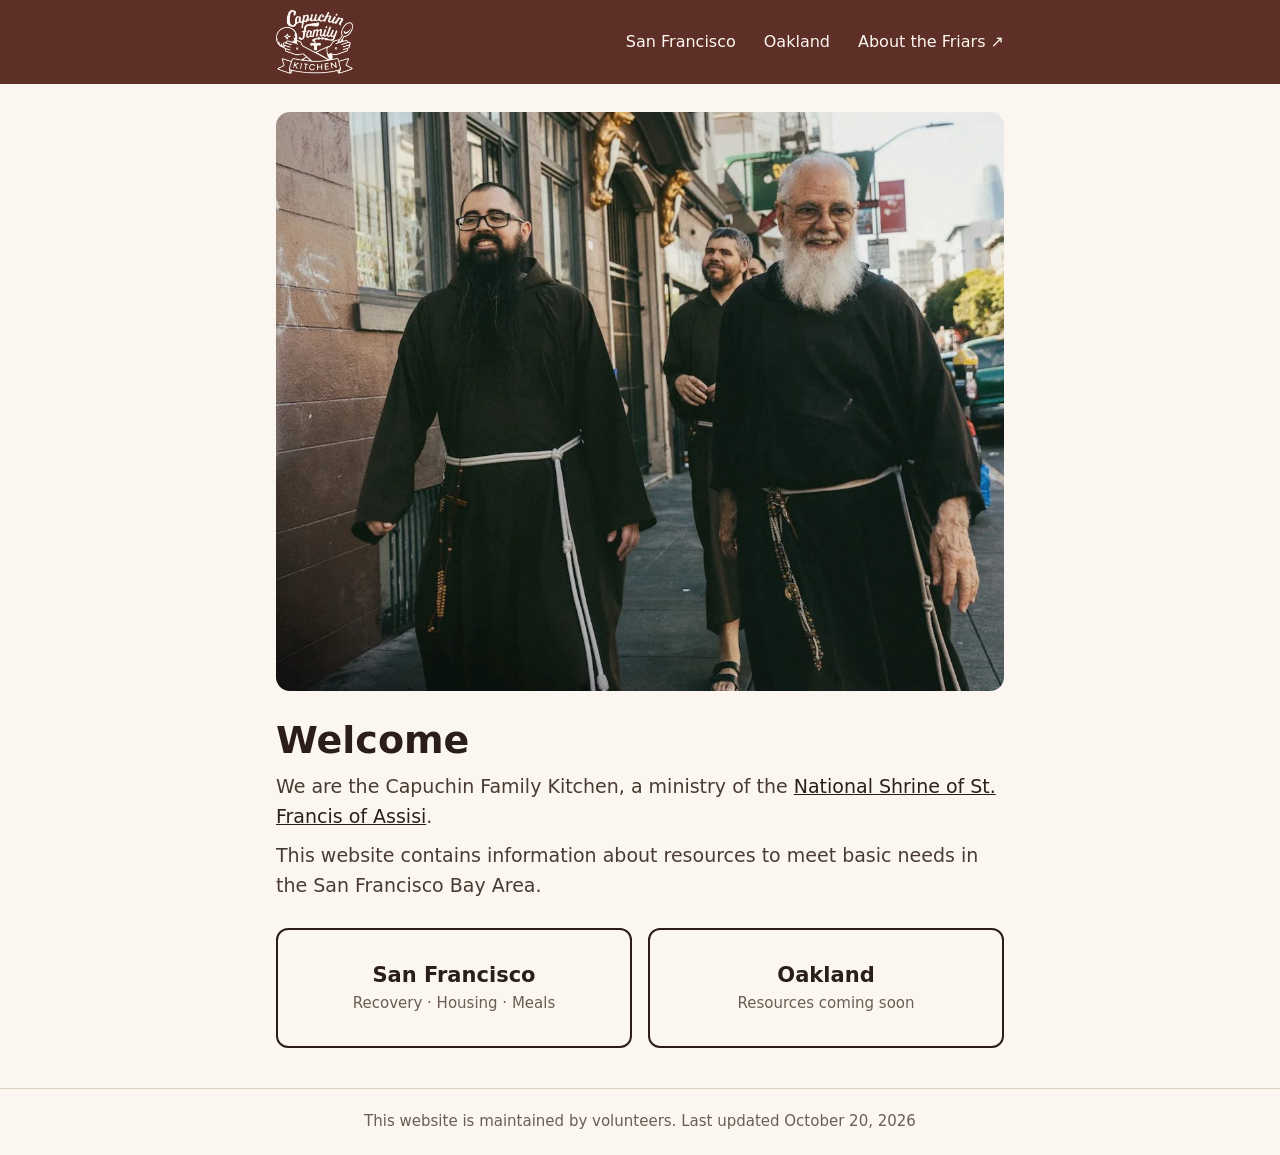
<file: index.html>
<!doctype html>
<html lang="en">
<head>
<meta charset="utf-8">
<title>Capuchin Family Kitchen</title>
<meta http-equiv="refresh" content="0; url=/resources/">
<link rel="canonical" href="/resources/">
<script>location.replace("/resources/");</script>
</head>
<body><p><a href="/resources/">Continue to the Capuchin Family Kitchen</a></p></body>
</html>
</file>
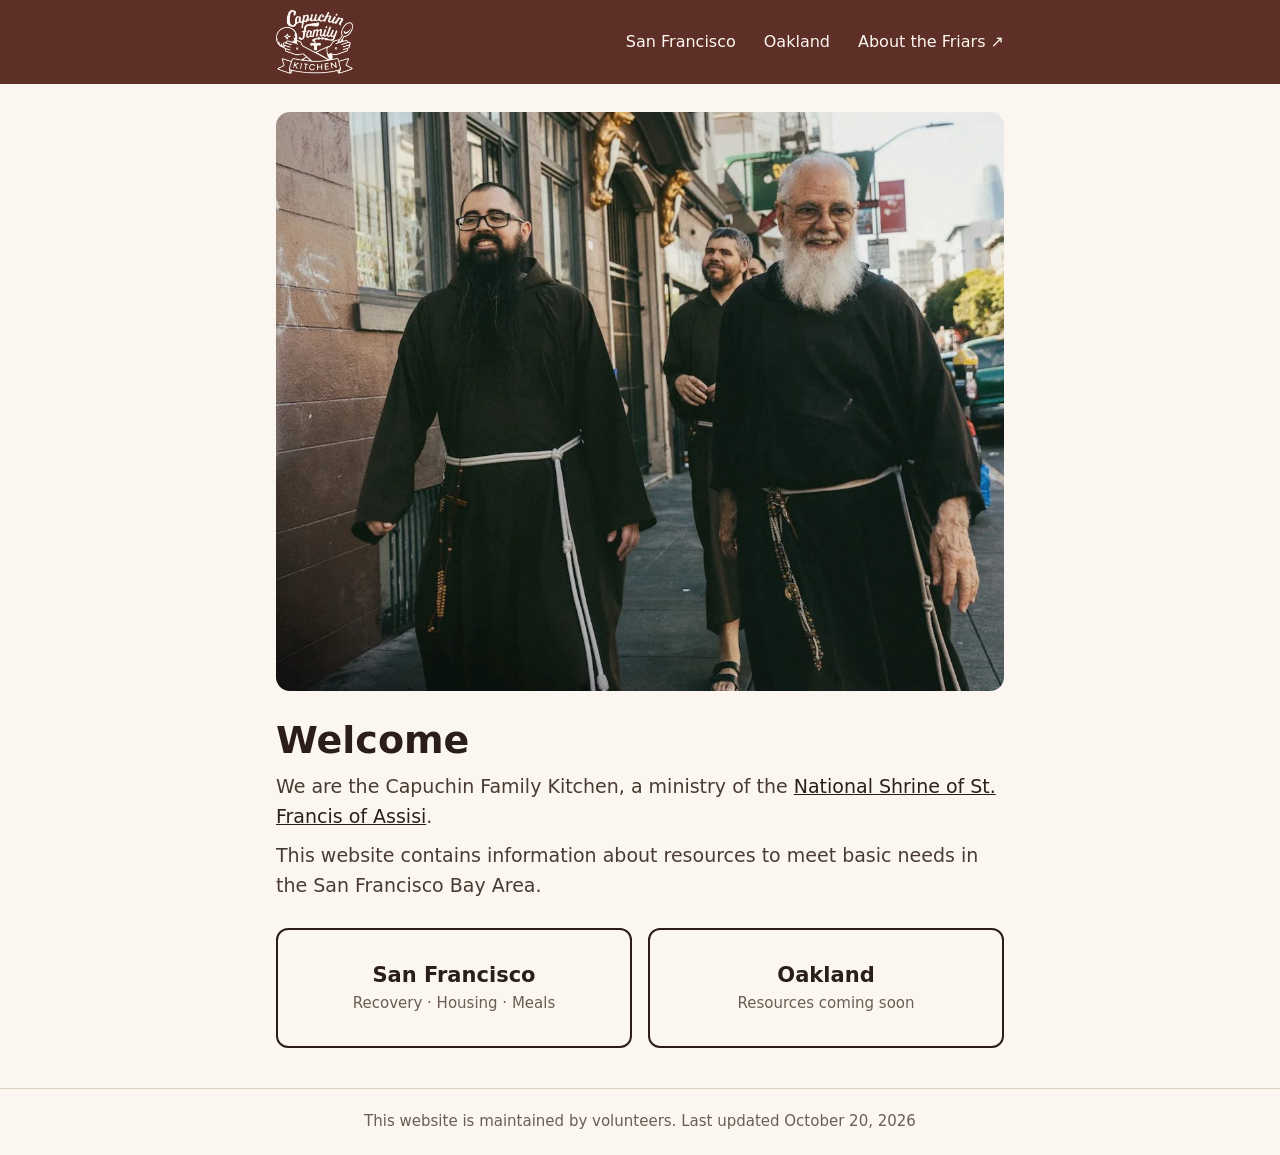
<file: r/index.html>
<!doctype html>
<html lang="en">
<head>
<meta charset="utf-8">
<meta name="robots" content="noindex">
<title>Capuchin Family Kitchen</title>
<meta http-equiv="refresh" content="0; url=../resources/">
<link rel="canonical" href="../resources/">
<script>location.replace("../resources/");</script>
</head>
<body><p><a href="../resources/">Continue to resources</a></p></body>
</html>
</file>
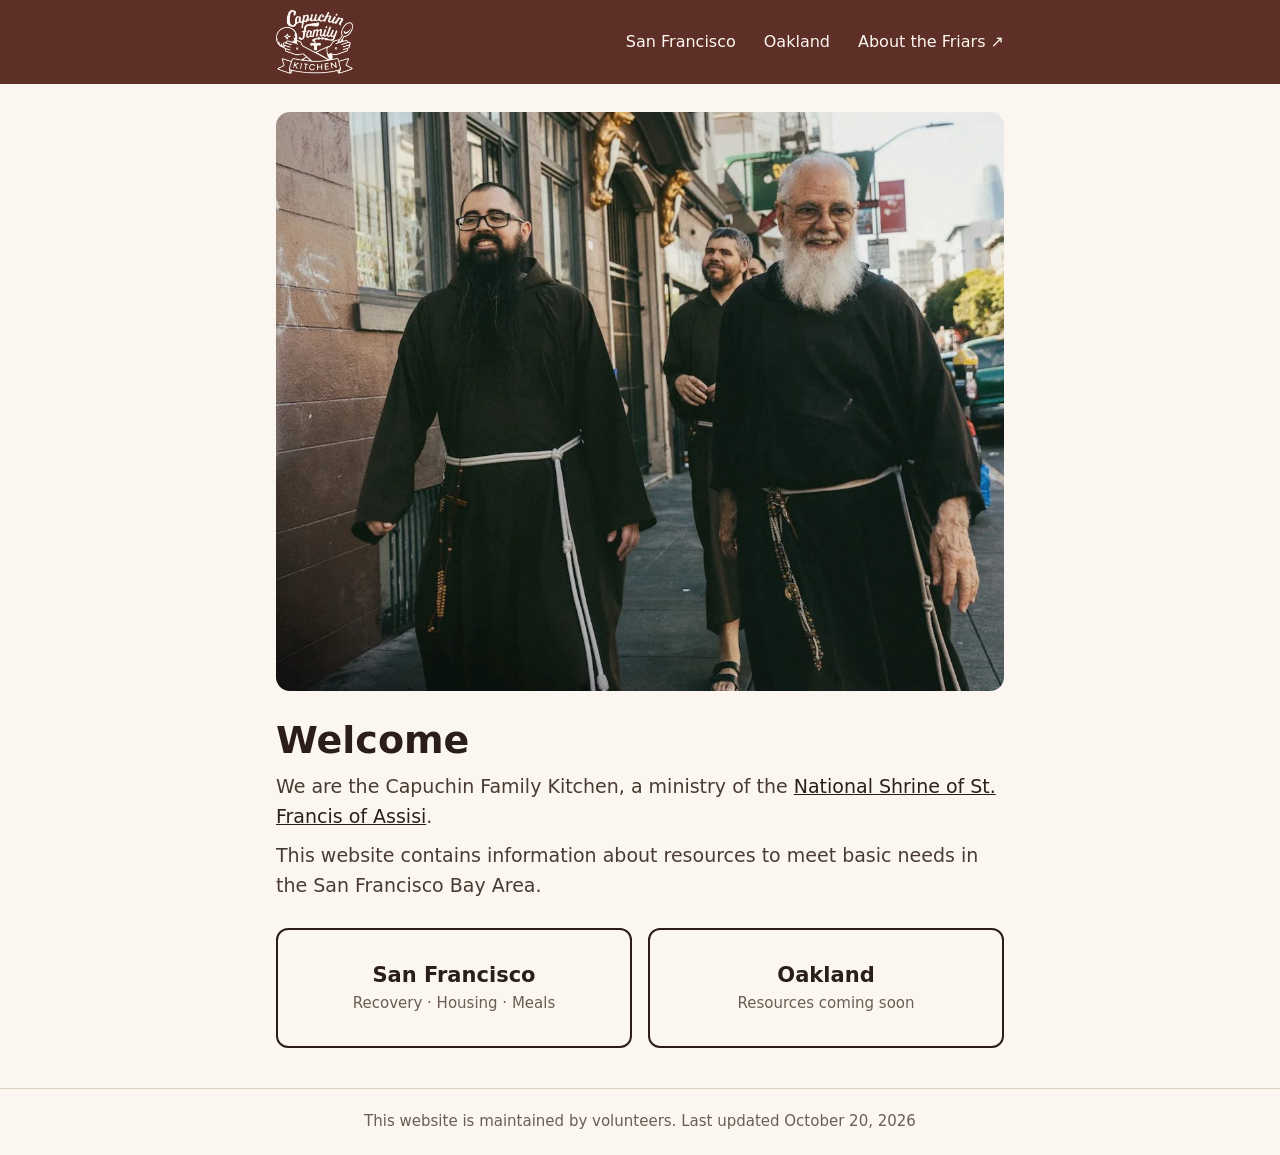
<file: resources/index.html>
<!doctype html>
<html lang="en">
<head>
<meta charset="utf-8">
<meta name="viewport" content="width=device-width, initial-scale=1">
<title>Welcome · Capuchin Family Kitchen</title>
<link rel="stylesheet" href="/assets/site.css">
</head>
<body>
<header class="site-header">
  <div class="wrap">
    <a class="logo" href="/resources/"><img src="/assets/img/logo.png" alt="Capuchin Family Kitchen" width="72" height="60"></a>
    <nav class="nav" aria-label="Main">
      <a class="desktop-only" href="/resources/sf/">San Francisco</a>
      <a class="desktop-only" href="/resources/oak/">Oakland</a>
      <a href="https://capuchinswest.org/">About the Friars ↗</a>
    </nav>
  </div>
</header>
<main>
  <div class="wrap">
<img class="photo" src="/assets/img/friars.jpg" alt="Three Capuchin friars walking down a San Francisco sidewalk" width="1072" height="852">
<div class="intro">
  <h1>Welcome</h1>
  <p>We are the Capuchin Family Kitchen, a ministry of the <a href="https://shrinesf.org/">National Shrine of St. Francis of Assisi</a>.</p>
  <p>This website contains information about resources to meet basic needs in the San Francisco Bay Area.</p>
</div>
<div class="tiles two">
  <a class="tile" href="/resources/sf/"><span class="tile-text"><span class="tile-title">San Francisco</span><span class="tile-sub">Recovery · Housing · Meals</span></span><svg class="chev" width="22" height="22" viewBox="0 0 24 24" fill="none" stroke="currentColor" stroke-width="2" stroke-linecap="round" stroke-linejoin="round" aria-hidden="true"><path d="M9 6l6 6-6 6"/></svg></a>
  <a class="tile" href="/resources/oak/"><span class="tile-text"><span class="tile-title">Oakland</span><span class="tile-sub">Resources coming soon</span></span><svg class="chev" width="22" height="22" viewBox="0 0 24 24" fill="none" stroke="currentColor" stroke-width="2" stroke-linecap="round" stroke-linejoin="round" aria-hidden="true"><path d="M9 6l6 6-6 6"/></svg></a>
</div>
  </div>
</main>
<footer class="site-footer">
  <div class="wrap"><p>This website is maintained by volunteers. Last updated October 20, 2026</p></div>
</footer>
</body>
</html>
</file>
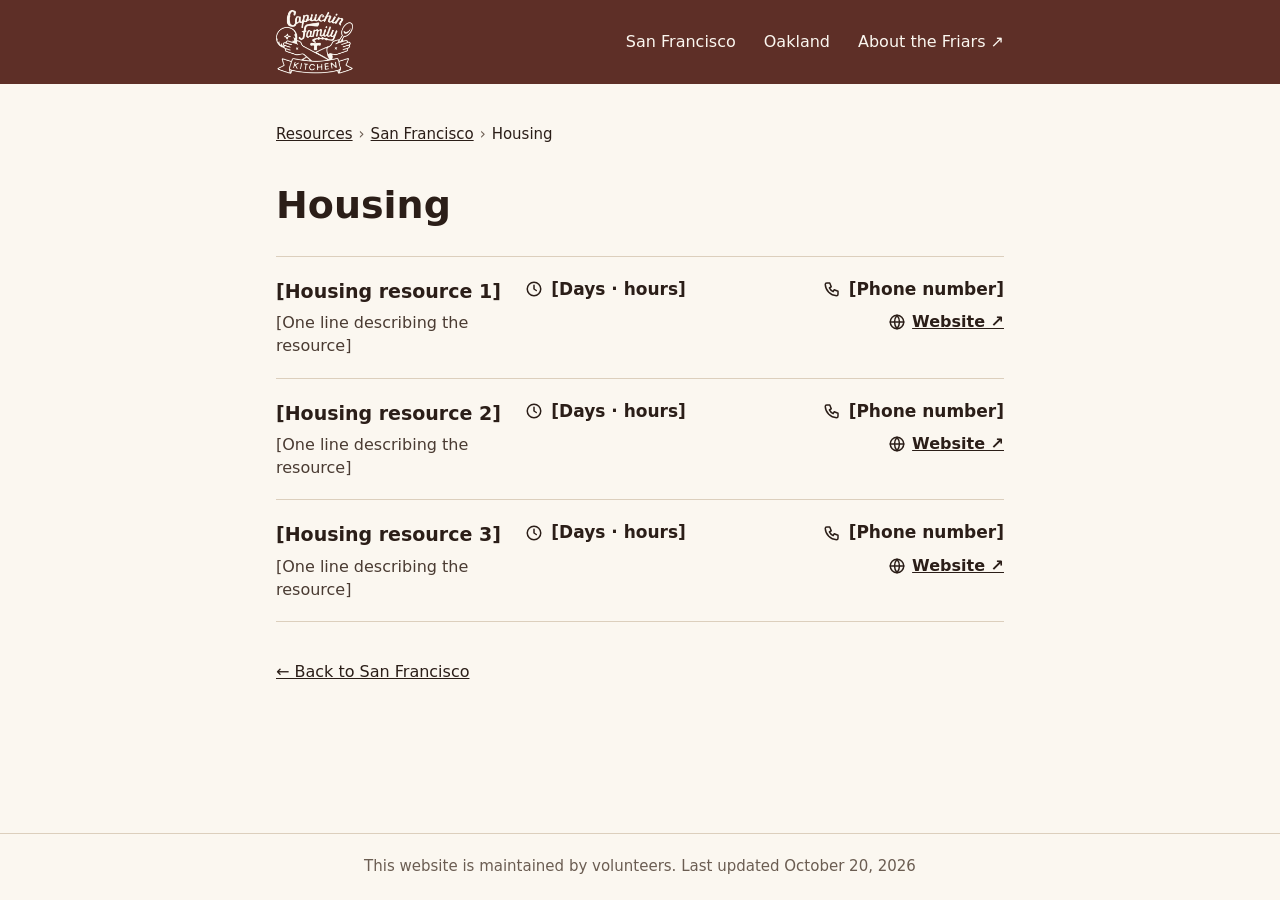
<file: resources/housing/index.html>
<!doctype html>
<html lang="en">
<head>
<meta charset="utf-8">
<meta name="viewport" content="width=device-width, initial-scale=1">
<title>Housing in San Francisco · Capuchin Family Kitchen</title>
<link rel="stylesheet" href="/assets/site.css">
</head>
<body>
<header class="site-header">
  <div class="wrap">
    <a class="logo" href="/resources/"><img src="/assets/img/logo.png" alt="Capuchin Family Kitchen" width="72" height="60"></a>
    <nav class="nav" aria-label="Main">
      <a class="desktop-only" href="/resources/sf/">San Francisco</a>
      <a class="desktop-only" href="/resources/oak/">Oakland</a>
      <a href="https://capuchinswest.org/">About the Friars ↗</a>
    </nav>
  </div>
</header>
<main>
  <div class="wrap">
<nav class="breadcrumb" aria-label="Breadcrumb"><a href="/resources/">Resources</a><span aria-hidden="true">›</span><a href="/resources/sf/">San Francisco</a><span aria-hidden="true">›</span><span aria-current="page">Housing</span></nav>
<div class="intro">
  <h1>Housing</h1>
</div>
<ul class="listing">
<li class="resource">
  <div class="who"><h2>[Housing resource 1]</h2><p class="blurb">[One line describing the resource]</p></div>
  <div class="meta hours"><svg width="18" height="18" viewBox="0 0 24 24" fill="none" stroke="currentColor" stroke-width="2" stroke-linecap="round" stroke-linejoin="round" aria-hidden="true"><circle cx="12" cy="12" r="9"/><path d="M12 7v5l3 2"/></svg>[Days · hours]</div>
  <div class="reach">
    <div class="meta phone"><svg width="18" height="18" viewBox="0 0 24 24" fill="none" stroke="currentColor" stroke-width="2" stroke-linecap="round" stroke-linejoin="round" aria-hidden="true"><path d="M5 4h4l2 5-2.5 1.5a11 11 0 0 0 5 5L15 13l5 2v4a2 2 0 0 1-2 2A16 16 0 0 1 3 6a2 2 0 0 1 2-2"/></svg>[Phone number]</div>
    <a class="desktop-web" href="#"><svg width="18" height="18" viewBox="0 0 24 24" fill="none" stroke="currentColor" stroke-width="2" stroke-linecap="round" stroke-linejoin="round" aria-hidden="true"><circle cx="12" cy="12" r="9"/><path d="M3 12h18"/><path d="M12 3a14 14 0 0 1 0 18a14 14 0 0 1 0-18"/></svg>Website ↗</a>
  </div>
  <div class="actions">
    <a class="btn btn-call" href="#"><svg width="18" height="18" viewBox="0 0 24 24" fill="none" stroke="currentColor" stroke-width="2" stroke-linecap="round" stroke-linejoin="round" aria-hidden="true"><path d="M5 4h4l2 5-2.5 1.5a11 11 0 0 0 5 5L15 13l5 2v4a2 2 0 0 1-2 2A16 16 0 0 1 3 6a2 2 0 0 1 2-2"/></svg>Call</a>
    <a class="btn btn-web" href="#"><svg width="18" height="18" viewBox="0 0 24 24" fill="none" stroke="currentColor" stroke-width="2" stroke-linecap="round" stroke-linejoin="round" aria-hidden="true"><circle cx="12" cy="12" r="9"/><path d="M3 12h18"/><path d="M12 3a14 14 0 0 1 0 18a14 14 0 0 1 0-18"/></svg>Website ↗</a>
  </div>
</li>
<li class="resource">
  <div class="who"><h2>[Housing resource 2]</h2><p class="blurb">[One line describing the resource]</p></div>
  <div class="meta hours"><svg width="18" height="18" viewBox="0 0 24 24" fill="none" stroke="currentColor" stroke-width="2" stroke-linecap="round" stroke-linejoin="round" aria-hidden="true"><circle cx="12" cy="12" r="9"/><path d="M12 7v5l3 2"/></svg>[Days · hours]</div>
  <div class="reach">
    <div class="meta phone"><svg width="18" height="18" viewBox="0 0 24 24" fill="none" stroke="currentColor" stroke-width="2" stroke-linecap="round" stroke-linejoin="round" aria-hidden="true"><path d="M5 4h4l2 5-2.5 1.5a11 11 0 0 0 5 5L15 13l5 2v4a2 2 0 0 1-2 2A16 16 0 0 1 3 6a2 2 0 0 1 2-2"/></svg>[Phone number]</div>
    <a class="desktop-web" href="#"><svg width="18" height="18" viewBox="0 0 24 24" fill="none" stroke="currentColor" stroke-width="2" stroke-linecap="round" stroke-linejoin="round" aria-hidden="true"><circle cx="12" cy="12" r="9"/><path d="M3 12h18"/><path d="M12 3a14 14 0 0 1 0 18a14 14 0 0 1 0-18"/></svg>Website ↗</a>
  </div>
  <div class="actions">
    <a class="btn btn-call" href="#"><svg width="18" height="18" viewBox="0 0 24 24" fill="none" stroke="currentColor" stroke-width="2" stroke-linecap="round" stroke-linejoin="round" aria-hidden="true"><path d="M5 4h4l2 5-2.5 1.5a11 11 0 0 0 5 5L15 13l5 2v4a2 2 0 0 1-2 2A16 16 0 0 1 3 6a2 2 0 0 1 2-2"/></svg>Call</a>
    <a class="btn btn-web" href="#"><svg width="18" height="18" viewBox="0 0 24 24" fill="none" stroke="currentColor" stroke-width="2" stroke-linecap="round" stroke-linejoin="round" aria-hidden="true"><circle cx="12" cy="12" r="9"/><path d="M3 12h18"/><path d="M12 3a14 14 0 0 1 0 18a14 14 0 0 1 0-18"/></svg>Website ↗</a>
  </div>
</li>
<li class="resource">
  <div class="who"><h2>[Housing resource 3]</h2><p class="blurb">[One line describing the resource]</p></div>
  <div class="meta hours"><svg width="18" height="18" viewBox="0 0 24 24" fill="none" stroke="currentColor" stroke-width="2" stroke-linecap="round" stroke-linejoin="round" aria-hidden="true"><circle cx="12" cy="12" r="9"/><path d="M12 7v5l3 2"/></svg>[Days · hours]</div>
  <div class="reach">
    <div class="meta phone"><svg width="18" height="18" viewBox="0 0 24 24" fill="none" stroke="currentColor" stroke-width="2" stroke-linecap="round" stroke-linejoin="round" aria-hidden="true"><path d="M5 4h4l2 5-2.5 1.5a11 11 0 0 0 5 5L15 13l5 2v4a2 2 0 0 1-2 2A16 16 0 0 1 3 6a2 2 0 0 1 2-2"/></svg>[Phone number]</div>
    <a class="desktop-web" href="#"><svg width="18" height="18" viewBox="0 0 24 24" fill="none" stroke="currentColor" stroke-width="2" stroke-linecap="round" stroke-linejoin="round" aria-hidden="true"><circle cx="12" cy="12" r="9"/><path d="M3 12h18"/><path d="M12 3a14 14 0 0 1 0 18a14 14 0 0 1 0-18"/></svg>Website ↗</a>
  </div>
  <div class="actions">
    <a class="btn btn-call" href="#"><svg width="18" height="18" viewBox="0 0 24 24" fill="none" stroke="currentColor" stroke-width="2" stroke-linecap="round" stroke-linejoin="round" aria-hidden="true"><path d="M5 4h4l2 5-2.5 1.5a11 11 0 0 0 5 5L15 13l5 2v4a2 2 0 0 1-2 2A16 16 0 0 1 3 6a2 2 0 0 1 2-2"/></svg>Call</a>
    <a class="btn btn-web" href="#"><svg width="18" height="18" viewBox="0 0 24 24" fill="none" stroke="currentColor" stroke-width="2" stroke-linecap="round" stroke-linejoin="round" aria-hidden="true"><circle cx="12" cy="12" r="9"/><path d="M3 12h18"/><path d="M12 3a14 14 0 0 1 0 18a14 14 0 0 1 0-18"/></svg>Website ↗</a>
  </div>
</li>
</ul>
<a class="back" href="/resources/sf/">← Back to San Francisco</a>
  </div>
</main>
<footer class="site-footer">
  <div class="wrap"><p>This website is maintained by volunteers. Last updated October 20, 2026</p></div>
</footer>
</body>
</html>
</file>
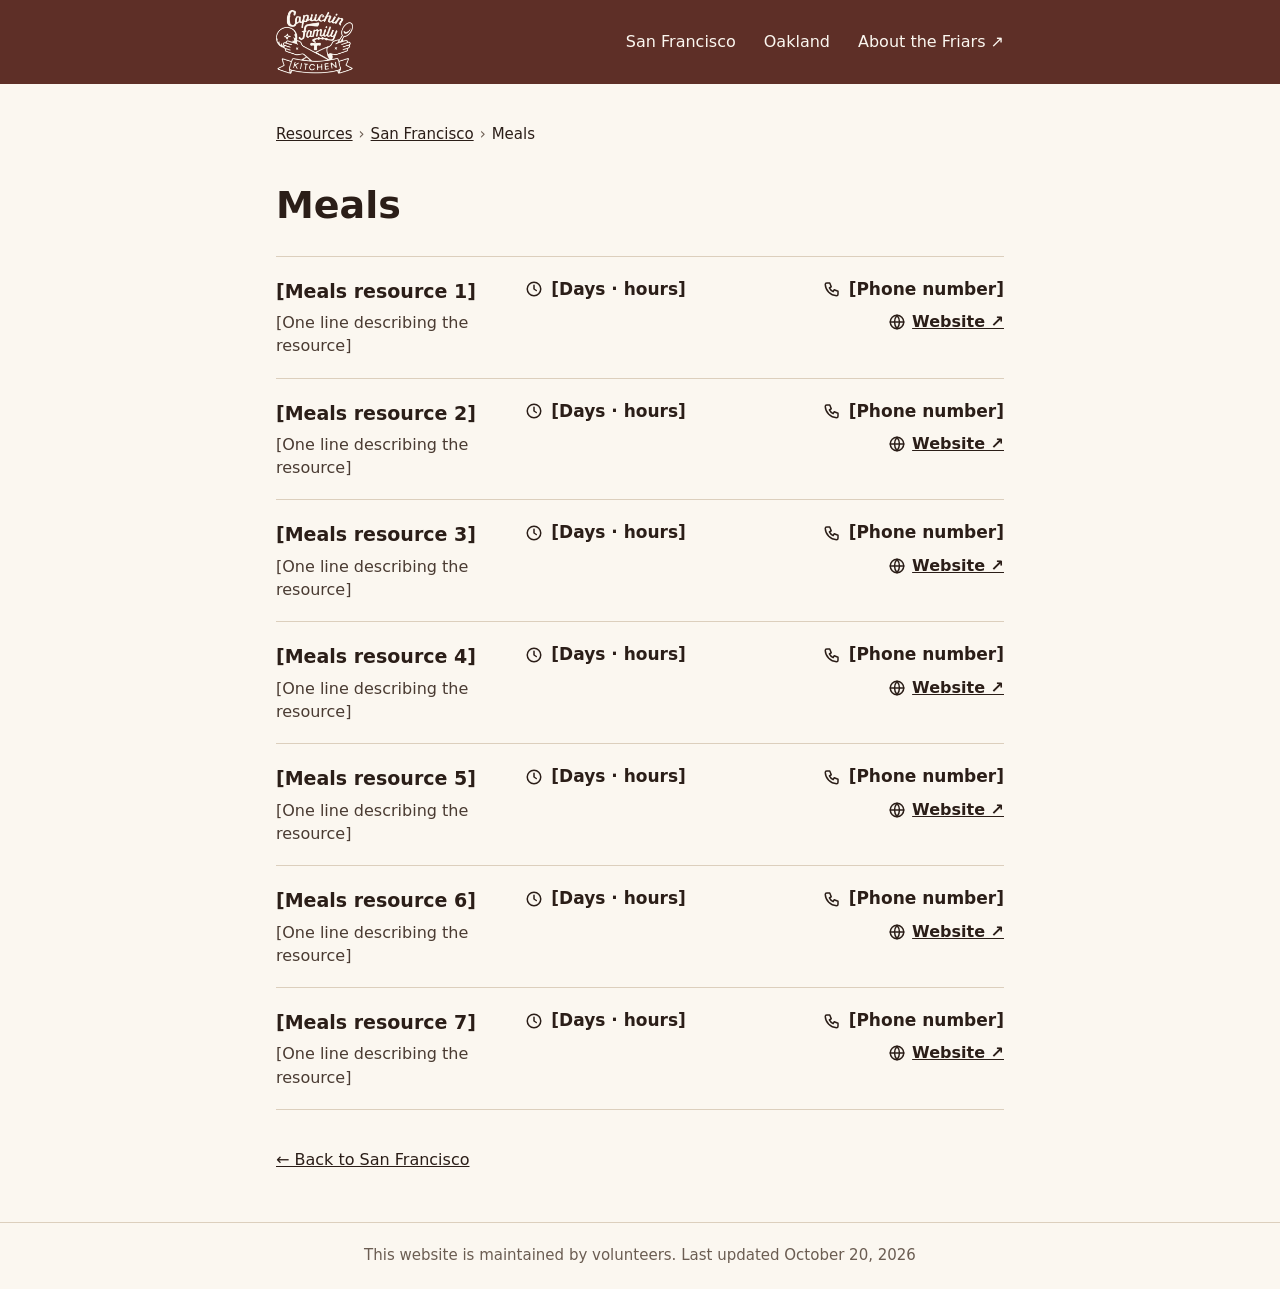
<file: resources/meals/index.html>
<!doctype html>
<html lang="en">
<head>
<meta charset="utf-8">
<meta name="viewport" content="width=device-width, initial-scale=1">
<title>Meals in San Francisco · Capuchin Family Kitchen</title>
<link rel="stylesheet" href="/assets/site.css">
</head>
<body>
<header class="site-header">
  <div class="wrap">
    <a class="logo" href="/resources/"><img src="/assets/img/logo.png" alt="Capuchin Family Kitchen" width="72" height="60"></a>
    <nav class="nav" aria-label="Main">
      <a class="desktop-only" href="/resources/sf/">San Francisco</a>
      <a class="desktop-only" href="/resources/oak/">Oakland</a>
      <a href="https://capuchinswest.org/">About the Friars ↗</a>
    </nav>
  </div>
</header>
<main>
  <div class="wrap">
<nav class="breadcrumb" aria-label="Breadcrumb"><a href="/resources/">Resources</a><span aria-hidden="true">›</span><a href="/resources/sf/">San Francisco</a><span aria-hidden="true">›</span><span aria-current="page">Meals</span></nav>
<div class="intro">
  <h1>Meals</h1>
</div>
<ul class="listing">
<li class="resource">
  <div class="who"><h2>[Meals resource 1]</h2><p class="blurb">[One line describing the resource]</p></div>
  <div class="meta hours"><svg width="18" height="18" viewBox="0 0 24 24" fill="none" stroke="currentColor" stroke-width="2" stroke-linecap="round" stroke-linejoin="round" aria-hidden="true"><circle cx="12" cy="12" r="9"/><path d="M12 7v5l3 2"/></svg>[Days · hours]</div>
  <div class="reach">
    <div class="meta phone"><svg width="18" height="18" viewBox="0 0 24 24" fill="none" stroke="currentColor" stroke-width="2" stroke-linecap="round" stroke-linejoin="round" aria-hidden="true"><path d="M5 4h4l2 5-2.5 1.5a11 11 0 0 0 5 5L15 13l5 2v4a2 2 0 0 1-2 2A16 16 0 0 1 3 6a2 2 0 0 1 2-2"/></svg>[Phone number]</div>
    <a class="desktop-web" href="#"><svg width="18" height="18" viewBox="0 0 24 24" fill="none" stroke="currentColor" stroke-width="2" stroke-linecap="round" stroke-linejoin="round" aria-hidden="true"><circle cx="12" cy="12" r="9"/><path d="M3 12h18"/><path d="M12 3a14 14 0 0 1 0 18a14 14 0 0 1 0-18"/></svg>Website ↗</a>
  </div>
  <div class="actions">
    <a class="btn btn-call" href="#"><svg width="18" height="18" viewBox="0 0 24 24" fill="none" stroke="currentColor" stroke-width="2" stroke-linecap="round" stroke-linejoin="round" aria-hidden="true"><path d="M5 4h4l2 5-2.5 1.5a11 11 0 0 0 5 5L15 13l5 2v4a2 2 0 0 1-2 2A16 16 0 0 1 3 6a2 2 0 0 1 2-2"/></svg>Call</a>
    <a class="btn btn-web" href="#"><svg width="18" height="18" viewBox="0 0 24 24" fill="none" stroke="currentColor" stroke-width="2" stroke-linecap="round" stroke-linejoin="round" aria-hidden="true"><circle cx="12" cy="12" r="9"/><path d="M3 12h18"/><path d="M12 3a14 14 0 0 1 0 18a14 14 0 0 1 0-18"/></svg>Website ↗</a>
  </div>
</li>
<li class="resource">
  <div class="who"><h2>[Meals resource 2]</h2><p class="blurb">[One line describing the resource]</p></div>
  <div class="meta hours"><svg width="18" height="18" viewBox="0 0 24 24" fill="none" stroke="currentColor" stroke-width="2" stroke-linecap="round" stroke-linejoin="round" aria-hidden="true"><circle cx="12" cy="12" r="9"/><path d="M12 7v5l3 2"/></svg>[Days · hours]</div>
  <div class="reach">
    <div class="meta phone"><svg width="18" height="18" viewBox="0 0 24 24" fill="none" stroke="currentColor" stroke-width="2" stroke-linecap="round" stroke-linejoin="round" aria-hidden="true"><path d="M5 4h4l2 5-2.5 1.5a11 11 0 0 0 5 5L15 13l5 2v4a2 2 0 0 1-2 2A16 16 0 0 1 3 6a2 2 0 0 1 2-2"/></svg>[Phone number]</div>
    <a class="desktop-web" href="#"><svg width="18" height="18" viewBox="0 0 24 24" fill="none" stroke="currentColor" stroke-width="2" stroke-linecap="round" stroke-linejoin="round" aria-hidden="true"><circle cx="12" cy="12" r="9"/><path d="M3 12h18"/><path d="M12 3a14 14 0 0 1 0 18a14 14 0 0 1 0-18"/></svg>Website ↗</a>
  </div>
  <div class="actions">
    <a class="btn btn-call" href="#"><svg width="18" height="18" viewBox="0 0 24 24" fill="none" stroke="currentColor" stroke-width="2" stroke-linecap="round" stroke-linejoin="round" aria-hidden="true"><path d="M5 4h4l2 5-2.5 1.5a11 11 0 0 0 5 5L15 13l5 2v4a2 2 0 0 1-2 2A16 16 0 0 1 3 6a2 2 0 0 1 2-2"/></svg>Call</a>
    <a class="btn btn-web" href="#"><svg width="18" height="18" viewBox="0 0 24 24" fill="none" stroke="currentColor" stroke-width="2" stroke-linecap="round" stroke-linejoin="round" aria-hidden="true"><circle cx="12" cy="12" r="9"/><path d="M3 12h18"/><path d="M12 3a14 14 0 0 1 0 18a14 14 0 0 1 0-18"/></svg>Website ↗</a>
  </div>
</li>
<li class="resource">
  <div class="who"><h2>[Meals resource 3]</h2><p class="blurb">[One line describing the resource]</p></div>
  <div class="meta hours"><svg width="18" height="18" viewBox="0 0 24 24" fill="none" stroke="currentColor" stroke-width="2" stroke-linecap="round" stroke-linejoin="round" aria-hidden="true"><circle cx="12" cy="12" r="9"/><path d="M12 7v5l3 2"/></svg>[Days · hours]</div>
  <div class="reach">
    <div class="meta phone"><svg width="18" height="18" viewBox="0 0 24 24" fill="none" stroke="currentColor" stroke-width="2" stroke-linecap="round" stroke-linejoin="round" aria-hidden="true"><path d="M5 4h4l2 5-2.5 1.5a11 11 0 0 0 5 5L15 13l5 2v4a2 2 0 0 1-2 2A16 16 0 0 1 3 6a2 2 0 0 1 2-2"/></svg>[Phone number]</div>
    <a class="desktop-web" href="#"><svg width="18" height="18" viewBox="0 0 24 24" fill="none" stroke="currentColor" stroke-width="2" stroke-linecap="round" stroke-linejoin="round" aria-hidden="true"><circle cx="12" cy="12" r="9"/><path d="M3 12h18"/><path d="M12 3a14 14 0 0 1 0 18a14 14 0 0 1 0-18"/></svg>Website ↗</a>
  </div>
  <div class="actions">
    <a class="btn btn-call" href="#"><svg width="18" height="18" viewBox="0 0 24 24" fill="none" stroke="currentColor" stroke-width="2" stroke-linecap="round" stroke-linejoin="round" aria-hidden="true"><path d="M5 4h4l2 5-2.5 1.5a11 11 0 0 0 5 5L15 13l5 2v4a2 2 0 0 1-2 2A16 16 0 0 1 3 6a2 2 0 0 1 2-2"/></svg>Call</a>
    <a class="btn btn-web" href="#"><svg width="18" height="18" viewBox="0 0 24 24" fill="none" stroke="currentColor" stroke-width="2" stroke-linecap="round" stroke-linejoin="round" aria-hidden="true"><circle cx="12" cy="12" r="9"/><path d="M3 12h18"/><path d="M12 3a14 14 0 0 1 0 18a14 14 0 0 1 0-18"/></svg>Website ↗</a>
  </div>
</li>
<li class="resource">
  <div class="who"><h2>[Meals resource 4]</h2><p class="blurb">[One line describing the resource]</p></div>
  <div class="meta hours"><svg width="18" height="18" viewBox="0 0 24 24" fill="none" stroke="currentColor" stroke-width="2" stroke-linecap="round" stroke-linejoin="round" aria-hidden="true"><circle cx="12" cy="12" r="9"/><path d="M12 7v5l3 2"/></svg>[Days · hours]</div>
  <div class="reach">
    <div class="meta phone"><svg width="18" height="18" viewBox="0 0 24 24" fill="none" stroke="currentColor" stroke-width="2" stroke-linecap="round" stroke-linejoin="round" aria-hidden="true"><path d="M5 4h4l2 5-2.5 1.5a11 11 0 0 0 5 5L15 13l5 2v4a2 2 0 0 1-2 2A16 16 0 0 1 3 6a2 2 0 0 1 2-2"/></svg>[Phone number]</div>
    <a class="desktop-web" href="#"><svg width="18" height="18" viewBox="0 0 24 24" fill="none" stroke="currentColor" stroke-width="2" stroke-linecap="round" stroke-linejoin="round" aria-hidden="true"><circle cx="12" cy="12" r="9"/><path d="M3 12h18"/><path d="M12 3a14 14 0 0 1 0 18a14 14 0 0 1 0-18"/></svg>Website ↗</a>
  </div>
  <div class="actions">
    <a class="btn btn-call" href="#"><svg width="18" height="18" viewBox="0 0 24 24" fill="none" stroke="currentColor" stroke-width="2" stroke-linecap="round" stroke-linejoin="round" aria-hidden="true"><path d="M5 4h4l2 5-2.5 1.5a11 11 0 0 0 5 5L15 13l5 2v4a2 2 0 0 1-2 2A16 16 0 0 1 3 6a2 2 0 0 1 2-2"/></svg>Call</a>
    <a class="btn btn-web" href="#"><svg width="18" height="18" viewBox="0 0 24 24" fill="none" stroke="currentColor" stroke-width="2" stroke-linecap="round" stroke-linejoin="round" aria-hidden="true"><circle cx="12" cy="12" r="9"/><path d="M3 12h18"/><path d="M12 3a14 14 0 0 1 0 18a14 14 0 0 1 0-18"/></svg>Website ↗</a>
  </div>
</li>
<li class="resource">
  <div class="who"><h2>[Meals resource 5]</h2><p class="blurb">[One line describing the resource]</p></div>
  <div class="meta hours"><svg width="18" height="18" viewBox="0 0 24 24" fill="none" stroke="currentColor" stroke-width="2" stroke-linecap="round" stroke-linejoin="round" aria-hidden="true"><circle cx="12" cy="12" r="9"/><path d="M12 7v5l3 2"/></svg>[Days · hours]</div>
  <div class="reach">
    <div class="meta phone"><svg width="18" height="18" viewBox="0 0 24 24" fill="none" stroke="currentColor" stroke-width="2" stroke-linecap="round" stroke-linejoin="round" aria-hidden="true"><path d="M5 4h4l2 5-2.5 1.5a11 11 0 0 0 5 5L15 13l5 2v4a2 2 0 0 1-2 2A16 16 0 0 1 3 6a2 2 0 0 1 2-2"/></svg>[Phone number]</div>
    <a class="desktop-web" href="#"><svg width="18" height="18" viewBox="0 0 24 24" fill="none" stroke="currentColor" stroke-width="2" stroke-linecap="round" stroke-linejoin="round" aria-hidden="true"><circle cx="12" cy="12" r="9"/><path d="M3 12h18"/><path d="M12 3a14 14 0 0 1 0 18a14 14 0 0 1 0-18"/></svg>Website ↗</a>
  </div>
  <div class="actions">
    <a class="btn btn-call" href="#"><svg width="18" height="18" viewBox="0 0 24 24" fill="none" stroke="currentColor" stroke-width="2" stroke-linecap="round" stroke-linejoin="round" aria-hidden="true"><path d="M5 4h4l2 5-2.5 1.5a11 11 0 0 0 5 5L15 13l5 2v4a2 2 0 0 1-2 2A16 16 0 0 1 3 6a2 2 0 0 1 2-2"/></svg>Call</a>
    <a class="btn btn-web" href="#"><svg width="18" height="18" viewBox="0 0 24 24" fill="none" stroke="currentColor" stroke-width="2" stroke-linecap="round" stroke-linejoin="round" aria-hidden="true"><circle cx="12" cy="12" r="9"/><path d="M3 12h18"/><path d="M12 3a14 14 0 0 1 0 18a14 14 0 0 1 0-18"/></svg>Website ↗</a>
  </div>
</li>
<li class="resource">
  <div class="who"><h2>[Meals resource 6]</h2><p class="blurb">[One line describing the resource]</p></div>
  <div class="meta hours"><svg width="18" height="18" viewBox="0 0 24 24" fill="none" stroke="currentColor" stroke-width="2" stroke-linecap="round" stroke-linejoin="round" aria-hidden="true"><circle cx="12" cy="12" r="9"/><path d="M12 7v5l3 2"/></svg>[Days · hours]</div>
  <div class="reach">
    <div class="meta phone"><svg width="18" height="18" viewBox="0 0 24 24" fill="none" stroke="currentColor" stroke-width="2" stroke-linecap="round" stroke-linejoin="round" aria-hidden="true"><path d="M5 4h4l2 5-2.5 1.5a11 11 0 0 0 5 5L15 13l5 2v4a2 2 0 0 1-2 2A16 16 0 0 1 3 6a2 2 0 0 1 2-2"/></svg>[Phone number]</div>
    <a class="desktop-web" href="#"><svg width="18" height="18" viewBox="0 0 24 24" fill="none" stroke="currentColor" stroke-width="2" stroke-linecap="round" stroke-linejoin="round" aria-hidden="true"><circle cx="12" cy="12" r="9"/><path d="M3 12h18"/><path d="M12 3a14 14 0 0 1 0 18a14 14 0 0 1 0-18"/></svg>Website ↗</a>
  </div>
  <div class="actions">
    <a class="btn btn-call" href="#"><svg width="18" height="18" viewBox="0 0 24 24" fill="none" stroke="currentColor" stroke-width="2" stroke-linecap="round" stroke-linejoin="round" aria-hidden="true"><path d="M5 4h4l2 5-2.5 1.5a11 11 0 0 0 5 5L15 13l5 2v4a2 2 0 0 1-2 2A16 16 0 0 1 3 6a2 2 0 0 1 2-2"/></svg>Call</a>
    <a class="btn btn-web" href="#"><svg width="18" height="18" viewBox="0 0 24 24" fill="none" stroke="currentColor" stroke-width="2" stroke-linecap="round" stroke-linejoin="round" aria-hidden="true"><circle cx="12" cy="12" r="9"/><path d="M3 12h18"/><path d="M12 3a14 14 0 0 1 0 18a14 14 0 0 1 0-18"/></svg>Website ↗</a>
  </div>
</li>
<li class="resource">
  <div class="who"><h2>[Meals resource 7]</h2><p class="blurb">[One line describing the resource]</p></div>
  <div class="meta hours"><svg width="18" height="18" viewBox="0 0 24 24" fill="none" stroke="currentColor" stroke-width="2" stroke-linecap="round" stroke-linejoin="round" aria-hidden="true"><circle cx="12" cy="12" r="9"/><path d="M12 7v5l3 2"/></svg>[Days · hours]</div>
  <div class="reach">
    <div class="meta phone"><svg width="18" height="18" viewBox="0 0 24 24" fill="none" stroke="currentColor" stroke-width="2" stroke-linecap="round" stroke-linejoin="round" aria-hidden="true"><path d="M5 4h4l2 5-2.5 1.5a11 11 0 0 0 5 5L15 13l5 2v4a2 2 0 0 1-2 2A16 16 0 0 1 3 6a2 2 0 0 1 2-2"/></svg>[Phone number]</div>
    <a class="desktop-web" href="#"><svg width="18" height="18" viewBox="0 0 24 24" fill="none" stroke="currentColor" stroke-width="2" stroke-linecap="round" stroke-linejoin="round" aria-hidden="true"><circle cx="12" cy="12" r="9"/><path d="M3 12h18"/><path d="M12 3a14 14 0 0 1 0 18a14 14 0 0 1 0-18"/></svg>Website ↗</a>
  </div>
  <div class="actions">
    <a class="btn btn-call" href="#"><svg width="18" height="18" viewBox="0 0 24 24" fill="none" stroke="currentColor" stroke-width="2" stroke-linecap="round" stroke-linejoin="round" aria-hidden="true"><path d="M5 4h4l2 5-2.5 1.5a11 11 0 0 0 5 5L15 13l5 2v4a2 2 0 0 1-2 2A16 16 0 0 1 3 6a2 2 0 0 1 2-2"/></svg>Call</a>
    <a class="btn btn-web" href="#"><svg width="18" height="18" viewBox="0 0 24 24" fill="none" stroke="currentColor" stroke-width="2" stroke-linecap="round" stroke-linejoin="round" aria-hidden="true"><circle cx="12" cy="12" r="9"/><path d="M3 12h18"/><path d="M12 3a14 14 0 0 1 0 18a14 14 0 0 1 0-18"/></svg>Website ↗</a>
  </div>
</li>
</ul>
<a class="back" href="/resources/sf/">← Back to San Francisco</a>
  </div>
</main>
<footer class="site-footer">
  <div class="wrap"><p>This website is maintained by volunteers. Last updated October 20, 2026</p></div>
</footer>
</body>
</html>
</file>
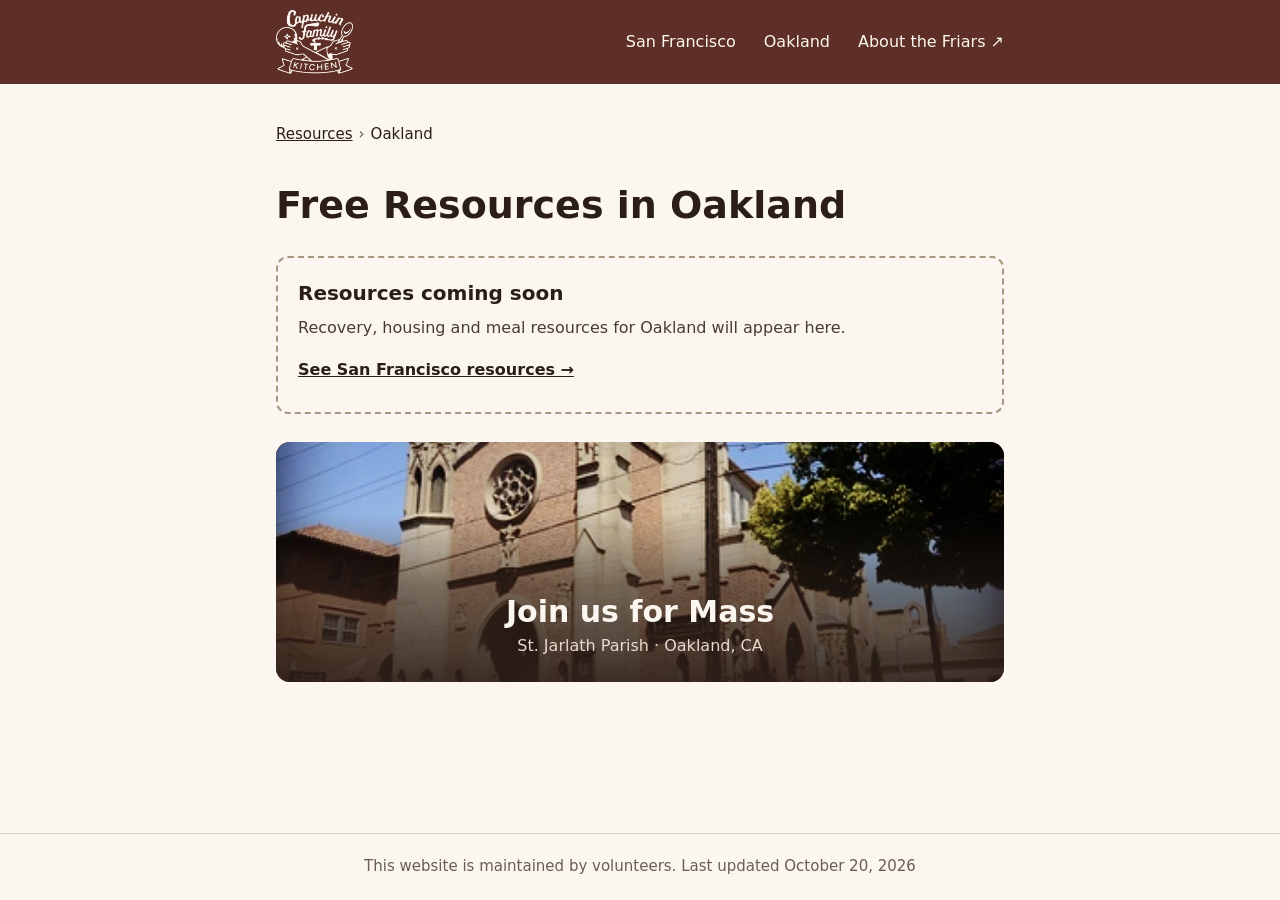
<file: resources/oak/index.html>
<!doctype html>
<html lang="en">
<head>
<meta charset="utf-8">
<meta name="viewport" content="width=device-width, initial-scale=1">
<title>Free Resources in Oakland · Capuchin Family Kitchen</title>
<link rel="stylesheet" href="/assets/site.css">
</head>
<body>
<header class="site-header">
  <div class="wrap">
    <a class="logo" href="/resources/"><img src="/assets/img/logo.png" alt="Capuchin Family Kitchen" width="72" height="60"></a>
    <nav class="nav" aria-label="Main">
      <a class="desktop-only" href="/resources/sf/">San Francisco</a>
      <a class="desktop-only" href="/resources/oak/">Oakland</a>
      <a href="https://capuchinswest.org/">About the Friars ↗</a>
    </nav>
  </div>
</header>
<main>
  <div class="wrap">
<nav class="breadcrumb" aria-label="Breadcrumb"><a href="/resources/">Resources</a><span aria-hidden="true">›</span><span aria-current="page">Oakland</span></nav>
<div class="intro"><h1>Free Resources in Oakland</h1></div>
<div class="soon">
  <h2>Resources coming soon</h2>
  <p>Recovery, housing and meal resources for Oakland will appear here.</p>
  <a href="/resources/sf/">See San Francisco resources →</a>
</div>
<a class="mass" href="https://saintjarlath.org/">
  <img src="/assets/img/st_jarlath.jpg" alt="The brick facade of St. Jarlath Church in Oakland" style="object-position: 35% 45%">
  <span class="scrim" aria-hidden="true"></span>
  <span class="mass-text">
    <span class="tile-text"><span class="mass-title">Join us for Mass</span><span class="mass-sub">St. Jarlath Parish · Oakland, CA</span></span>
    <span class="badge"><svg width="20" height="20" viewBox="0 0 24 24" fill="none" stroke="currentColor" stroke-width="2.2" stroke-linecap="round" stroke-linejoin="round" aria-hidden="true"><path d="M7 17L17 7"/><path d="M8 7h9v9"/></svg></span>
  </span>
</a>
  </div>
</main>
<footer class="site-footer">
  <div class="wrap"><p>This website is maintained by volunteers. Last updated October 20, 2026</p></div>
</footer>
</body>
</html>
</file>
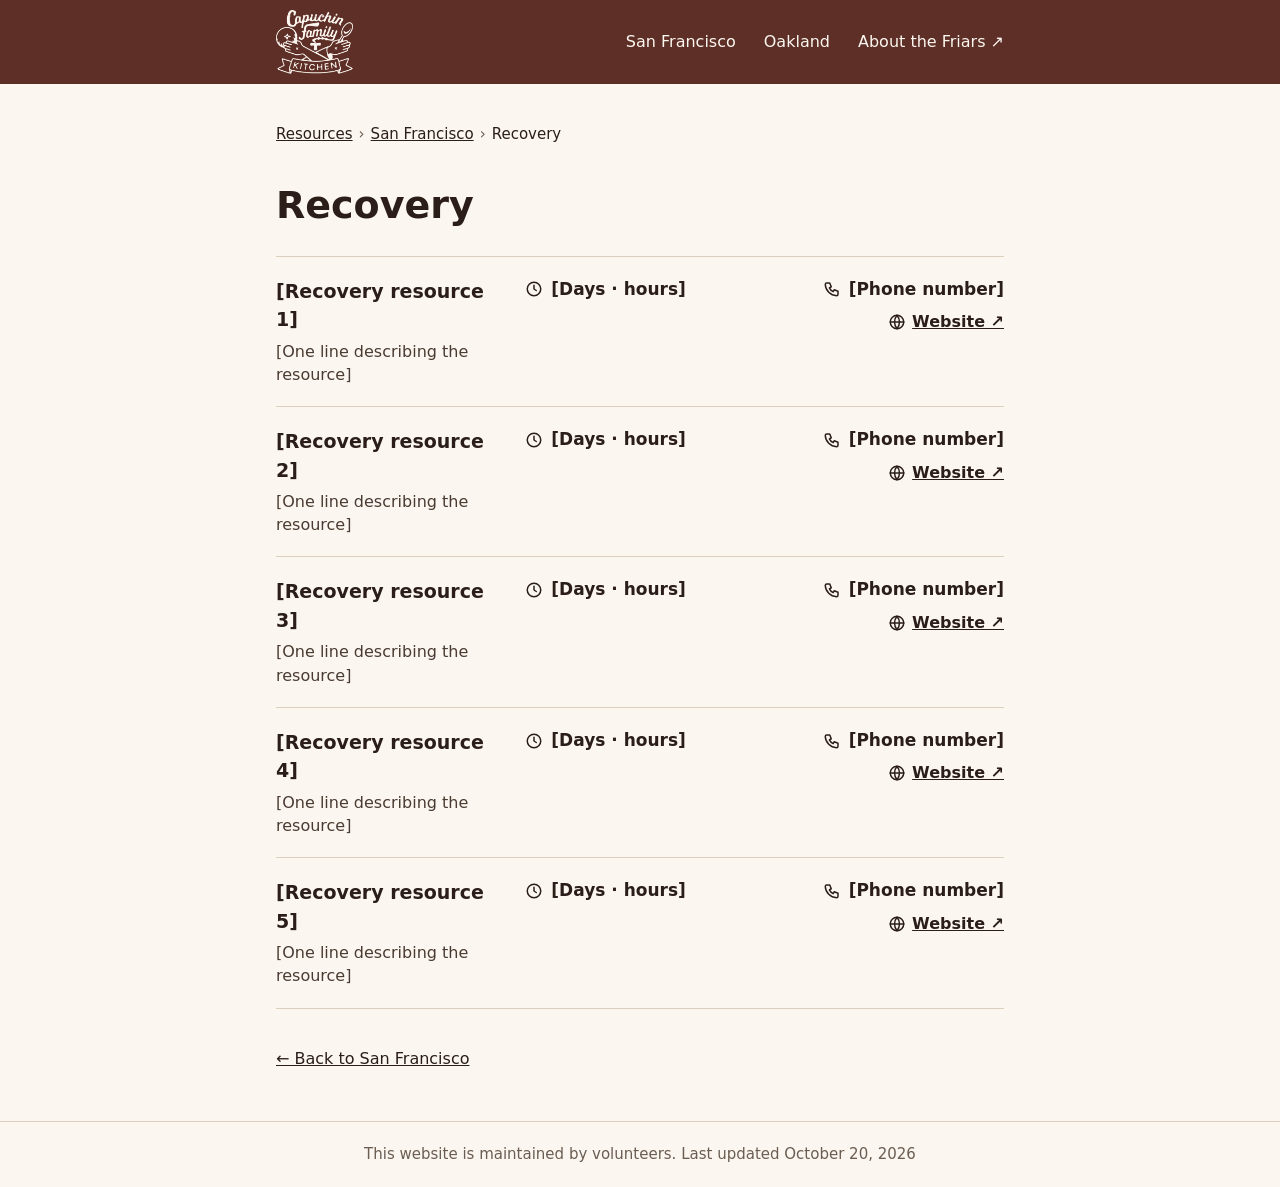
<file: resources/recovery/index.html>
<!doctype html>
<html lang="en">
<head>
<meta charset="utf-8">
<meta name="viewport" content="width=device-width, initial-scale=1">
<title>Recovery in San Francisco · Capuchin Family Kitchen</title>
<link rel="stylesheet" href="/assets/site.css">
</head>
<body>
<header class="site-header">
  <div class="wrap">
    <a class="logo" href="/resources/"><img src="/assets/img/logo.png" alt="Capuchin Family Kitchen" width="72" height="60"></a>
    <nav class="nav" aria-label="Main">
      <a class="desktop-only" href="/resources/sf/">San Francisco</a>
      <a class="desktop-only" href="/resources/oak/">Oakland</a>
      <a href="https://capuchinswest.org/">About the Friars ↗</a>
    </nav>
  </div>
</header>
<main>
  <div class="wrap">
<nav class="breadcrumb" aria-label="Breadcrumb"><a href="/resources/">Resources</a><span aria-hidden="true">›</span><a href="/resources/sf/">San Francisco</a><span aria-hidden="true">›</span><span aria-current="page">Recovery</span></nav>
<div class="intro">
  <h1>Recovery</h1>
</div>
<ul class="listing">
<li class="resource">
  <div class="who"><h2>[Recovery resource 1]</h2><p class="blurb">[One line describing the resource]</p></div>
  <div class="meta hours"><svg width="18" height="18" viewBox="0 0 24 24" fill="none" stroke="currentColor" stroke-width="2" stroke-linecap="round" stroke-linejoin="round" aria-hidden="true"><circle cx="12" cy="12" r="9"/><path d="M12 7v5l3 2"/></svg>[Days · hours]</div>
  <div class="reach">
    <div class="meta phone"><svg width="18" height="18" viewBox="0 0 24 24" fill="none" stroke="currentColor" stroke-width="2" stroke-linecap="round" stroke-linejoin="round" aria-hidden="true"><path d="M5 4h4l2 5-2.5 1.5a11 11 0 0 0 5 5L15 13l5 2v4a2 2 0 0 1-2 2A16 16 0 0 1 3 6a2 2 0 0 1 2-2"/></svg>[Phone number]</div>
    <a class="desktop-web" href="#"><svg width="18" height="18" viewBox="0 0 24 24" fill="none" stroke="currentColor" stroke-width="2" stroke-linecap="round" stroke-linejoin="round" aria-hidden="true"><circle cx="12" cy="12" r="9"/><path d="M3 12h18"/><path d="M12 3a14 14 0 0 1 0 18a14 14 0 0 1 0-18"/></svg>Website ↗</a>
  </div>
  <div class="actions">
    <a class="btn btn-call" href="#"><svg width="18" height="18" viewBox="0 0 24 24" fill="none" stroke="currentColor" stroke-width="2" stroke-linecap="round" stroke-linejoin="round" aria-hidden="true"><path d="M5 4h4l2 5-2.5 1.5a11 11 0 0 0 5 5L15 13l5 2v4a2 2 0 0 1-2 2A16 16 0 0 1 3 6a2 2 0 0 1 2-2"/></svg>Call</a>
    <a class="btn btn-web" href="#"><svg width="18" height="18" viewBox="0 0 24 24" fill="none" stroke="currentColor" stroke-width="2" stroke-linecap="round" stroke-linejoin="round" aria-hidden="true"><circle cx="12" cy="12" r="9"/><path d="M3 12h18"/><path d="M12 3a14 14 0 0 1 0 18a14 14 0 0 1 0-18"/></svg>Website ↗</a>
  </div>
</li>
<li class="resource">
  <div class="who"><h2>[Recovery resource 2]</h2><p class="blurb">[One line describing the resource]</p></div>
  <div class="meta hours"><svg width="18" height="18" viewBox="0 0 24 24" fill="none" stroke="currentColor" stroke-width="2" stroke-linecap="round" stroke-linejoin="round" aria-hidden="true"><circle cx="12" cy="12" r="9"/><path d="M12 7v5l3 2"/></svg>[Days · hours]</div>
  <div class="reach">
    <div class="meta phone"><svg width="18" height="18" viewBox="0 0 24 24" fill="none" stroke="currentColor" stroke-width="2" stroke-linecap="round" stroke-linejoin="round" aria-hidden="true"><path d="M5 4h4l2 5-2.5 1.5a11 11 0 0 0 5 5L15 13l5 2v4a2 2 0 0 1-2 2A16 16 0 0 1 3 6a2 2 0 0 1 2-2"/></svg>[Phone number]</div>
    <a class="desktop-web" href="#"><svg width="18" height="18" viewBox="0 0 24 24" fill="none" stroke="currentColor" stroke-width="2" stroke-linecap="round" stroke-linejoin="round" aria-hidden="true"><circle cx="12" cy="12" r="9"/><path d="M3 12h18"/><path d="M12 3a14 14 0 0 1 0 18a14 14 0 0 1 0-18"/></svg>Website ↗</a>
  </div>
  <div class="actions">
    <a class="btn btn-call" href="#"><svg width="18" height="18" viewBox="0 0 24 24" fill="none" stroke="currentColor" stroke-width="2" stroke-linecap="round" stroke-linejoin="round" aria-hidden="true"><path d="M5 4h4l2 5-2.5 1.5a11 11 0 0 0 5 5L15 13l5 2v4a2 2 0 0 1-2 2A16 16 0 0 1 3 6a2 2 0 0 1 2-2"/></svg>Call</a>
    <a class="btn btn-web" href="#"><svg width="18" height="18" viewBox="0 0 24 24" fill="none" stroke="currentColor" stroke-width="2" stroke-linecap="round" stroke-linejoin="round" aria-hidden="true"><circle cx="12" cy="12" r="9"/><path d="M3 12h18"/><path d="M12 3a14 14 0 0 1 0 18a14 14 0 0 1 0-18"/></svg>Website ↗</a>
  </div>
</li>
<li class="resource">
  <div class="who"><h2>[Recovery resource 3]</h2><p class="blurb">[One line describing the resource]</p></div>
  <div class="meta hours"><svg width="18" height="18" viewBox="0 0 24 24" fill="none" stroke="currentColor" stroke-width="2" stroke-linecap="round" stroke-linejoin="round" aria-hidden="true"><circle cx="12" cy="12" r="9"/><path d="M12 7v5l3 2"/></svg>[Days · hours]</div>
  <div class="reach">
    <div class="meta phone"><svg width="18" height="18" viewBox="0 0 24 24" fill="none" stroke="currentColor" stroke-width="2" stroke-linecap="round" stroke-linejoin="round" aria-hidden="true"><path d="M5 4h4l2 5-2.5 1.5a11 11 0 0 0 5 5L15 13l5 2v4a2 2 0 0 1-2 2A16 16 0 0 1 3 6a2 2 0 0 1 2-2"/></svg>[Phone number]</div>
    <a class="desktop-web" href="#"><svg width="18" height="18" viewBox="0 0 24 24" fill="none" stroke="currentColor" stroke-width="2" stroke-linecap="round" stroke-linejoin="round" aria-hidden="true"><circle cx="12" cy="12" r="9"/><path d="M3 12h18"/><path d="M12 3a14 14 0 0 1 0 18a14 14 0 0 1 0-18"/></svg>Website ↗</a>
  </div>
  <div class="actions">
    <a class="btn btn-call" href="#"><svg width="18" height="18" viewBox="0 0 24 24" fill="none" stroke="currentColor" stroke-width="2" stroke-linecap="round" stroke-linejoin="round" aria-hidden="true"><path d="M5 4h4l2 5-2.5 1.5a11 11 0 0 0 5 5L15 13l5 2v4a2 2 0 0 1-2 2A16 16 0 0 1 3 6a2 2 0 0 1 2-2"/></svg>Call</a>
    <a class="btn btn-web" href="#"><svg width="18" height="18" viewBox="0 0 24 24" fill="none" stroke="currentColor" stroke-width="2" stroke-linecap="round" stroke-linejoin="round" aria-hidden="true"><circle cx="12" cy="12" r="9"/><path d="M3 12h18"/><path d="M12 3a14 14 0 0 1 0 18a14 14 0 0 1 0-18"/></svg>Website ↗</a>
  </div>
</li>
<li class="resource">
  <div class="who"><h2>[Recovery resource 4]</h2><p class="blurb">[One line describing the resource]</p></div>
  <div class="meta hours"><svg width="18" height="18" viewBox="0 0 24 24" fill="none" stroke="currentColor" stroke-width="2" stroke-linecap="round" stroke-linejoin="round" aria-hidden="true"><circle cx="12" cy="12" r="9"/><path d="M12 7v5l3 2"/></svg>[Days · hours]</div>
  <div class="reach">
    <div class="meta phone"><svg width="18" height="18" viewBox="0 0 24 24" fill="none" stroke="currentColor" stroke-width="2" stroke-linecap="round" stroke-linejoin="round" aria-hidden="true"><path d="M5 4h4l2 5-2.5 1.5a11 11 0 0 0 5 5L15 13l5 2v4a2 2 0 0 1-2 2A16 16 0 0 1 3 6a2 2 0 0 1 2-2"/></svg>[Phone number]</div>
    <a class="desktop-web" href="#"><svg width="18" height="18" viewBox="0 0 24 24" fill="none" stroke="currentColor" stroke-width="2" stroke-linecap="round" stroke-linejoin="round" aria-hidden="true"><circle cx="12" cy="12" r="9"/><path d="M3 12h18"/><path d="M12 3a14 14 0 0 1 0 18a14 14 0 0 1 0-18"/></svg>Website ↗</a>
  </div>
  <div class="actions">
    <a class="btn btn-call" href="#"><svg width="18" height="18" viewBox="0 0 24 24" fill="none" stroke="currentColor" stroke-width="2" stroke-linecap="round" stroke-linejoin="round" aria-hidden="true"><path d="M5 4h4l2 5-2.5 1.5a11 11 0 0 0 5 5L15 13l5 2v4a2 2 0 0 1-2 2A16 16 0 0 1 3 6a2 2 0 0 1 2-2"/></svg>Call</a>
    <a class="btn btn-web" href="#"><svg width="18" height="18" viewBox="0 0 24 24" fill="none" stroke="currentColor" stroke-width="2" stroke-linecap="round" stroke-linejoin="round" aria-hidden="true"><circle cx="12" cy="12" r="9"/><path d="M3 12h18"/><path d="M12 3a14 14 0 0 1 0 18a14 14 0 0 1 0-18"/></svg>Website ↗</a>
  </div>
</li>
<li class="resource">
  <div class="who"><h2>[Recovery resource 5]</h2><p class="blurb">[One line describing the resource]</p></div>
  <div class="meta hours"><svg width="18" height="18" viewBox="0 0 24 24" fill="none" stroke="currentColor" stroke-width="2" stroke-linecap="round" stroke-linejoin="round" aria-hidden="true"><circle cx="12" cy="12" r="9"/><path d="M12 7v5l3 2"/></svg>[Days · hours]</div>
  <div class="reach">
    <div class="meta phone"><svg width="18" height="18" viewBox="0 0 24 24" fill="none" stroke="currentColor" stroke-width="2" stroke-linecap="round" stroke-linejoin="round" aria-hidden="true"><path d="M5 4h4l2 5-2.5 1.5a11 11 0 0 0 5 5L15 13l5 2v4a2 2 0 0 1-2 2A16 16 0 0 1 3 6a2 2 0 0 1 2-2"/></svg>[Phone number]</div>
    <a class="desktop-web" href="#"><svg width="18" height="18" viewBox="0 0 24 24" fill="none" stroke="currentColor" stroke-width="2" stroke-linecap="round" stroke-linejoin="round" aria-hidden="true"><circle cx="12" cy="12" r="9"/><path d="M3 12h18"/><path d="M12 3a14 14 0 0 1 0 18a14 14 0 0 1 0-18"/></svg>Website ↗</a>
  </div>
  <div class="actions">
    <a class="btn btn-call" href="#"><svg width="18" height="18" viewBox="0 0 24 24" fill="none" stroke="currentColor" stroke-width="2" stroke-linecap="round" stroke-linejoin="round" aria-hidden="true"><path d="M5 4h4l2 5-2.5 1.5a11 11 0 0 0 5 5L15 13l5 2v4a2 2 0 0 1-2 2A16 16 0 0 1 3 6a2 2 0 0 1 2-2"/></svg>Call</a>
    <a class="btn btn-web" href="#"><svg width="18" height="18" viewBox="0 0 24 24" fill="none" stroke="currentColor" stroke-width="2" stroke-linecap="round" stroke-linejoin="round" aria-hidden="true"><circle cx="12" cy="12" r="9"/><path d="M3 12h18"/><path d="M12 3a14 14 0 0 1 0 18a14 14 0 0 1 0-18"/></svg>Website ↗</a>
  </div>
</li>
</ul>
<a class="back" href="/resources/sf/">← Back to San Francisco</a>
  </div>
</main>
<footer class="site-footer">
  <div class="wrap"><p>This website is maintained by volunteers. Last updated October 20, 2026</p></div>
</footer>
</body>
</html>
</file>
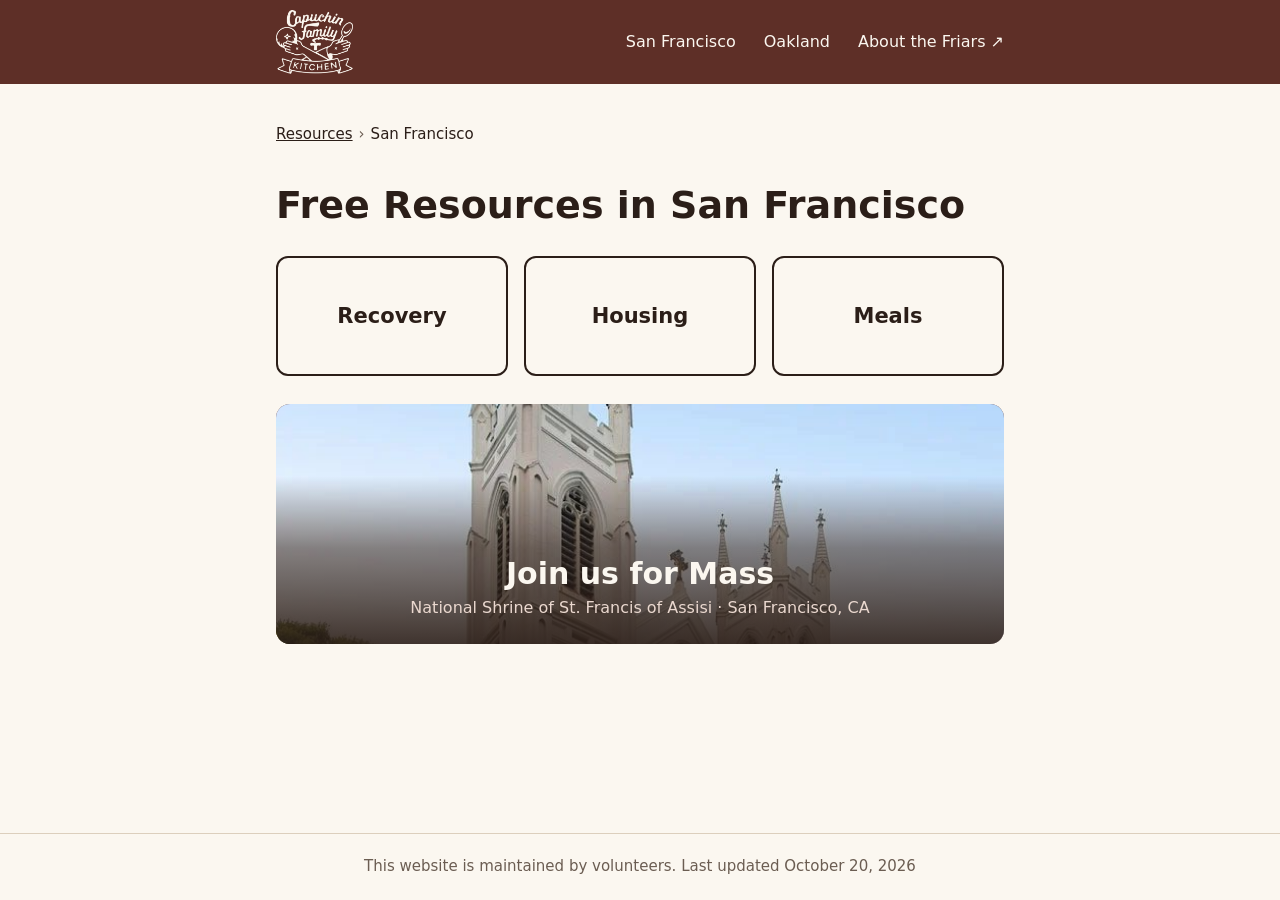
<file: resources/sf/index.html>
<!doctype html>
<html lang="en">
<head>
<meta charset="utf-8">
<meta name="viewport" content="width=device-width, initial-scale=1">
<title>Free Resources in San Francisco · Capuchin Family Kitchen</title>
<link rel="stylesheet" href="/assets/site.css">
</head>
<body>
<header class="site-header">
  <div class="wrap">
    <a class="logo" href="/resources/"><img src="/assets/img/logo.png" alt="Capuchin Family Kitchen" width="72" height="60"></a>
    <nav class="nav" aria-label="Main">
      <a class="desktop-only" href="/resources/sf/">San Francisco</a>
      <a class="desktop-only" href="/resources/oak/">Oakland</a>
      <a href="https://capuchinswest.org/">About the Friars ↗</a>
    </nav>
  </div>
</header>
<main>
  <div class="wrap">
<nav class="breadcrumb" aria-label="Breadcrumb"><a href="/resources/">Resources</a><span aria-hidden="true">›</span><span aria-current="page">San Francisco</span></nav>
<div class="intro"><h1>Free Resources in San&nbsp;Francisco</h1></div>
<div class="tiles">
  <a class="tile" href="/resources/recovery/"><span class="tile-text"><span class="tile-title">Recovery</span></span><svg class="chev" width="22" height="22" viewBox="0 0 24 24" fill="none" stroke="currentColor" stroke-width="2" stroke-linecap="round" stroke-linejoin="round" aria-hidden="true"><path d="M9 6l6 6-6 6"/></svg></a>
  <a class="tile" href="/resources/housing/"><span class="tile-text"><span class="tile-title">Housing</span></span><svg class="chev" width="22" height="22" viewBox="0 0 24 24" fill="none" stroke="currentColor" stroke-width="2" stroke-linecap="round" stroke-linejoin="round" aria-hidden="true"><path d="M9 6l6 6-6 6"/></svg></a>
  <a class="tile" href="/resources/meals/"><span class="tile-text"><span class="tile-title">Meals</span></span><svg class="chev" width="22" height="22" viewBox="0 0 24 24" fill="none" stroke="currentColor" stroke-width="2" stroke-linecap="round" stroke-linejoin="round" aria-hidden="true"><path d="M9 6l6 6-6 6"/></svg></a>
</div>
<a class="mass" href="https://shrinesf.org/">
  <img src="/assets/img/sf_shrine.jpg" alt="The white Gothic towers of the National Shrine of St. Francis of Assisi in San Francisco" style="object-position: 50% 30%">
  <span class="scrim" aria-hidden="true"></span>
  <span class="mass-text">
    <span class="tile-text"><span class="mass-title">Join us for Mass</span><span class="mass-sub">National Shrine of St. Francis of Assisi · San Francisco, CA</span></span>
    <span class="badge"><svg width="20" height="20" viewBox="0 0 24 24" fill="none" stroke="currentColor" stroke-width="2.2" stroke-linecap="round" stroke-linejoin="round" aria-hidden="true"><path d="M7 17L17 7"/><path d="M8 7h9v9"/></svg></span>
  </span>
</a>
  </div>
</main>
<footer class="site-footer">
  <div class="wrap"><p>This website is maintained by volunteers. Last updated October 20, 2026</p></div>
</footer>
</body>
</html>
</file>
<file: assets/site.css>
/* Capuchin Family Kitchen — wireframe stylesheet (mobile first) */
:root {
  --maroon: #5E2F27;   /* food truck */
  --ink: #2B1E18;      /* habit brown */
  --cream: #FBF7F0;    /* truck lettering */
  --muted: #6B5D52;
  --body: #4A3B32;
  --line: #DCCFBD;
  --tan: #EFE5D6;
  --dashed: #A8977F;
  --on-maroon-soft: #EAD8CF;
  --col: 760px;
}

* { box-sizing: border-box; }
html { -webkit-text-size-adjust: 100%; }
body {
  margin: 0;
  background: var(--cream);
  color: var(--ink);
  font-family: system-ui, -apple-system, "Segoe UI", Roboto, sans-serif;
  font-size: 18px;
  line-height: 1.5;
  display: flex;
  flex-direction: column;
  min-height: 100vh;
}
a { color: var(--ink); }
a:hover { color: var(--maroon); }
img { max-width: 100%; }
h1, h2, p { margin: 0; }

.wrap { width: 100%; max-width: var(--col); margin: 0 auto; padding: 0 16px; }

/* Header */
.site-header { background: var(--maroon); color: var(--cream); }
.site-header a, .site-header a:hover { color: var(--cream); }
.site-header .wrap { min-height: 76px; display: flex; align-items: center; justify-content: space-between; gap: 16px; }
.logo { display: flex; align-items: center; min-height: 44px; }
.logo img { display: block; height: 60px; width: auto; }
.nav { display: flex; align-items: center; gap: 28px; font-size: 16px; }
.nav a { min-height: 44px; display: flex; align-items: center; text-decoration: none; }
.nav a:hover { text-decoration: underline; }
.nav .desktop-only { display: none; }

/* Main column */
main { flex: 1; padding: 12px 0 32px; }
main .wrap { display: flex; flex-direction: column; gap: 20px; }

.breadcrumb { font-size: 15px; color: var(--muted); display: flex; flex-wrap: wrap; align-items: center; gap: 6px; min-height: 44px; }
.breadcrumb [aria-current] { color: var(--ink); }

.intro { display: flex; flex-direction: column; gap: 10px; }
.intro h1 { font-size: 28px; line-height: 1.2; }
.intro p { color: var(--body); }
.photo { display: block; width: 100%; height: auto; border-radius: 12px; }

/* Tile buttons */
.tiles { display: flex; flex-direction: column; gap: 12px; }
.tile {
  min-height: 72px; padding: 14px 16px;
  border: 2px solid var(--ink); border-radius: 12px; text-decoration: none;
  display: flex; align-items: center; justify-content: space-between; gap: 12px;
}
.tile:hover { border-color: var(--maroon); background: #fff; }
.tile-text { display: flex; flex-direction: column; gap: 4px; }
.tile-title { font-size: 20px; font-weight: 700; line-height: 1.25; }
.tile-sub { font-size: 15px; color: var(--muted); }
.chev { flex-shrink: 0; }

/* Join us for Mass photo button */
.mass {
  position: relative; display: block; height: 200px; border-radius: 14px; overflow: hidden;
  background: var(--maroon); color: var(--cream); text-decoration: none;
}
.mass:hover { color: var(--cream); }
.mass img { position: absolute; inset: 0; width: 100%; height: 100%; object-fit: cover; }
.mass .scrim { position: absolute; inset: 0; background: linear-gradient(180deg, rgba(43,30,24,0) 30%, rgba(43,30,24,.55) 60%, rgba(43,30,24,.9) 100%); }
.mass .mass-text { position: absolute; left: 18px; right: 18px; bottom: 14px; display: flex; align-items: flex-end; justify-content: space-between; gap: 12px; }
.mass .mass-title { font-size: 24px; font-weight: 700; line-height: 1.15; }
.mass .mass-sub { font-size: 15px; color: var(--on-maroon-soft); }
.mass .badge { width: 44px; height: 44px; flex-shrink: 0; border-radius: 22px; background: var(--cream); color: var(--maroon); display: flex; align-items: center; justify-content: center; }

/* Coming soon panel */
.soon { border: 2px dashed var(--dashed); border-radius: 12px; padding: 20px 16px; display: flex; flex-direction: column; gap: 8px; }
.soon h2 { font-size: 20px; }
.soon p { font-size: 16px; color: var(--body); }
.soon a { font-size: 16px; font-weight: 600; min-height: 44px; display: flex; align-items: center; }

/* Resource listings */
.listing { display: flex; flex-direction: column; gap: 14px; list-style: none; margin: 0; padding: 0; }
.resource { border: 1px solid var(--line); border-radius: 12px; padding: 16px; display: flex; flex-direction: column; gap: 10px; background: #fff; }
.resource h2 { font-size: 19px; }
.resource .blurb { font-size: 16px; line-height: 1.45; color: var(--body); }
.meta { display: flex; align-items: center; gap: 8px; font-size: 16px; color: var(--body); }
.meta.hours { font-size: 17px; font-weight: 600; color: var(--ink); }
.actions { display: grid; grid-template-columns: repeat(2, minmax(0, 1fr)); gap: 10px; }
.btn { min-height: 48px; border-radius: 10px; text-decoration: none; font-size: 16px; font-weight: 600; display: flex; align-items: center; justify-content: center; gap: 8px; }
.btn-call { background: var(--maroon); color: var(--cream); }
.btn-call:hover { color: var(--cream); background: var(--ink); }
.btn-web { border: 2px solid var(--maroon); color: var(--maroon); }
.desktop-web { display: none; }
.back { font-size: 16px; min-height: 44px; display: flex; align-items: center; }

/* Footer */
.site-footer { border-top: 1px solid var(--line); padding: 16px 0; font-size: 15px; color: var(--muted); text-align: center; line-height: 1.45; }

/* ---------- Desktop ---------- */
@media (min-width: 760px) {
  .site-header .wrap { min-height: 84px; }
  .logo img { height: 64px; }
  .nav .desktop-only { display: flex; }
  main { padding: 28px 0 40px; }
  main .wrap { gap: 28px; }
  .intro h1 { font-size: 38px; line-height: 1.15; }
  .intro p { font-size: 19px; line-height: 1.55; }
  .photo { border-radius: 14px; }

  .tiles { display: grid; grid-template-columns: repeat(var(--cols, 3), minmax(0, 1fr)); gap: 16px; }
  .tiles.two { --cols: 2; }
  .tile { min-height: 120px; padding: 18px; flex-direction: column; justify-content: center; text-align: center; }
  .tile-text { align-items: center; }
  .tile-title { font-size: 21px; }
  .chev { display: none; }

  .mass { height: 240px; }
  .mass .mass-text { left: 28px; right: 28px; bottom: 24px; justify-content: center; text-align: center; }
  .mass .mass-text > span:first-child { align-items: center; }
  .mass .mass-title { font-size: 30px; }
  .mass .mass-sub { font-size: 16px; }
  .mass .badge { display: none; }

  .soon { padding: 20px; }

  .listing { gap: 0; border-top: 1px solid var(--line); }
  .resource {
    border: 0; border-bottom: 1px solid var(--line); border-radius: 0; background: none; padding: 20px 0;
    display: grid; grid-template-columns: repeat(3, minmax(0, 1fr)); gap: 20px; align-items: start;
  }
  .resource .who { display: flex; flex-direction: column; gap: 6px; }
  .resource .reach { display: flex; flex-direction: column; align-items: flex-end; gap: 8px; }
  .actions { display: none; }
  .desktop-web { display: flex; align-items: center; gap: 6px; font-size: 16px; font-weight: 600; }
  .meta.phone { font-size: 17px; font-weight: 600; color: var(--ink); }
  .site-footer { padding: 22px 0; }
}
</file>
